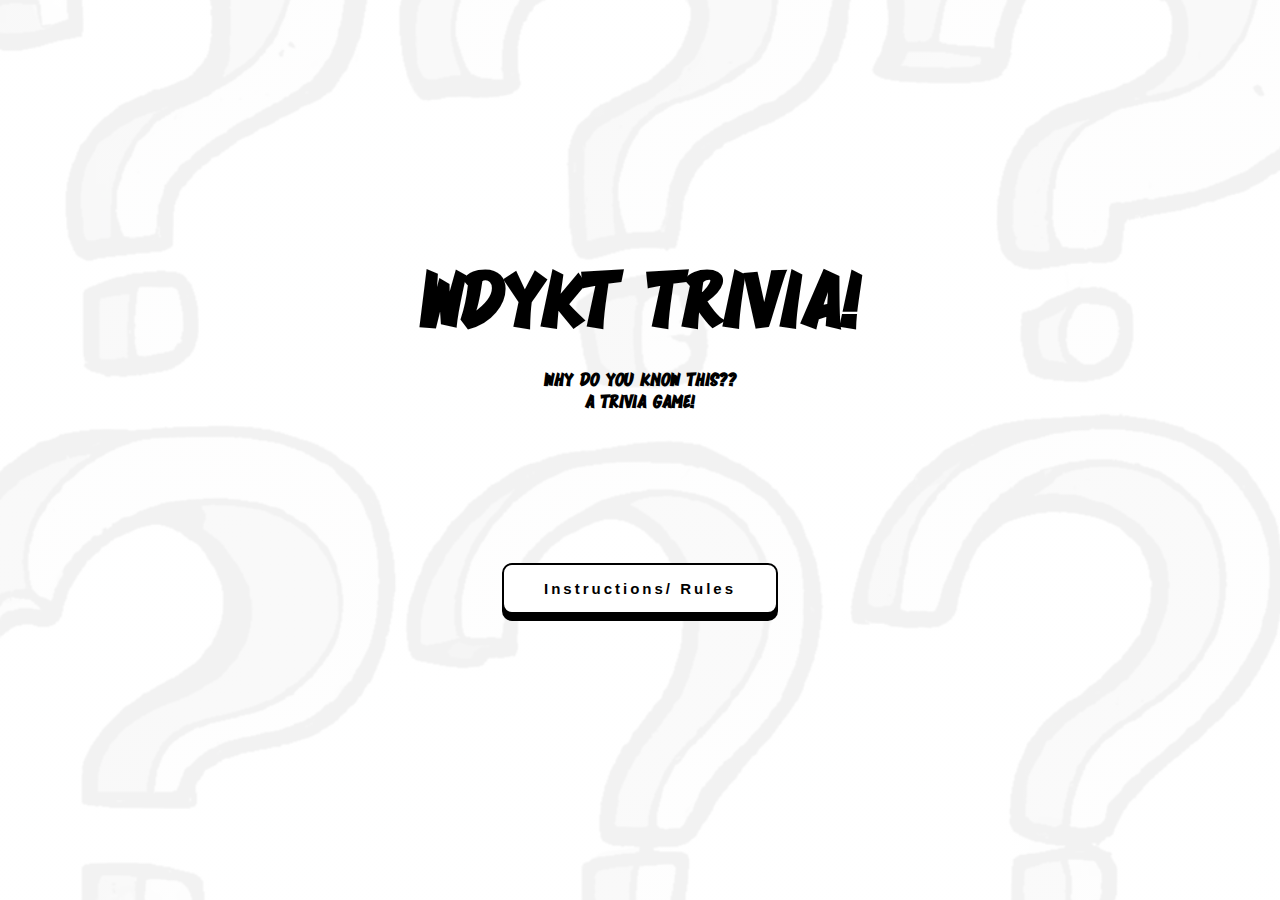
<file: index.html>
<!DOCTYPE html>
<html lang="en">
    <head>
        <meta charset="UTF-8">
        <meta name="viewport" content="width=device-width, initial-scale=1.0">
        <title>WDYKT Trivia Homepage</title>
        <link rel="stylesheet" href="styles.css">
    </head>
    <body class="index-body">
        <div class="index-content">
            <div class="index-title">
                <h1>WDYKT TRIVIA!</h1>
                <h3>Why Do You Know This?? <br>A Trivia game!</h3>
            </div>
            <div class="index-btn">           
                <button class="btn">Instructions/ Rules</button>
            </div>
        </div>
        <script src="javascript.js"></script>
    </body>
</html>
</file>
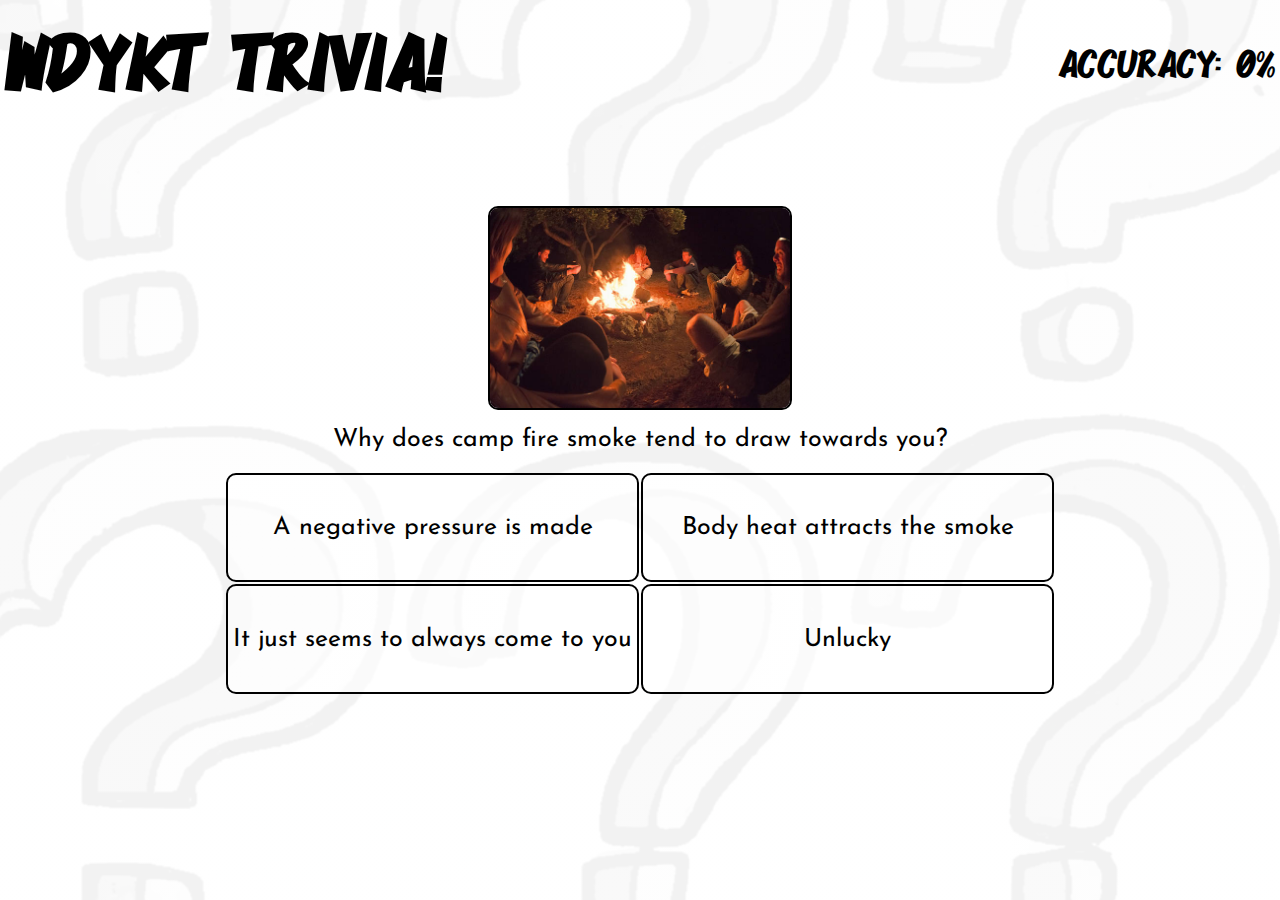
<file: game.html>
<!DOCTYPE html>
<html lang="en">
    <head>
        <meta charset="UTF-8">
        <meta name="viewport" content="width=device-width, initial-scale=1.0">
        <title>WDYKT Trivia!</title>
        <link rel="stylesheet" href="styles.css">
    </head>
    <body class="game-body">
        <div class="game-content">
            <div class="game-title">
                <h1>WDYKT TRIVIA!</h1>
                <p class="accuracy-percentage">Accuracy: 0%</p>
            </div>
            <div class="game-question-wrapper">
                <div class="question active">
                    <img class="img" src="images/camp.jpg" alt="People around a campfire">
                    <p class="text">Why does camp fire smoke tend to draw towards you?</p>
                    <div class="game-answer correct">A negative pressure is made</div>
                    <div class="game-answer">Body heat attracts the smoke</div>
                    <div class="game-answer">It just seems to always come to you</div>
                    <div class="game-answer">Unlucky</div>
                </div>
                <div class="question">
                    <img class="img" src="images/veggies.jpeg" alt="Plate of mixed vegetables">
                    <p class="text">Which veggie was modified have less order and bitterness?</p>
                    <div class="game-answer">Carrots</div>
                    <div class="game-answer correct">Brussel Sprouts</div>
                    <div class="game-answer">Onions</div>
                    <div class="game-answer">Cucumbers</div>
                </div>
                <div class="question">
                    <img class="img" src="images/Gasses.jpeg" alt="Gas Cylinders">
                    <p class="text">Which gas has an addative added for smell?</p>
                    <div class="game-answer">Nitrogen</div>
                    <div class="game-answer">Steam</div>
                    <div class="game-answer correct" >Natural Gas</div>
                    <div class="game-answer">Carbon monoxide</div>
                </div>
                <div class="question">
                    <img class="img" src="images/vegetables.jpeg" alt="Cruciferous vegtables">
                    <p class="text">Why are some cruciferous vegetables smelly?</p>
                    <div class="game-answer">They attract a lot of bugs when grown</div>
                    <div class="game-answer">Certain pestacides are used when they're grown</div>
                    <div class="game-answer correct">They natrually release H2S</div>
                    <div class="game-answer">The color green is stinky</div>
                </div>
                <div class="question">
                    <img class="img" src="images/retailers.jpeg" alt="Retailer logo">
                    <p class="text">Which major retailer had the least amount of supply issues during covid?</p>
                    <div class="game-answer">Walmart</div>
                    <div class="game-answer">WholeFoods</div>
                    <div class="game-answer">Target</div>
                    <div class="game-answer correct" >Amazon</div>
                </div>
                <div class="question">
                    <img class="img" src="images/chinchilla.jpeg" alt="A Chinchilla">
                    <p class="text">How many hairs per follicle do chinchillas have?</p>
                    <div class="game-answer">1-5</div>
                    <div class="game-answer">10-20</div>
                    <div class="game-answer correct">60-80</div>
                    <div class="game-answer">100-120</div>
                </div>
                <div class="question">
                    <img class="img" src="images/blue-flame.jpeg" alt="A blue flame">
                    <p class="text">Which chemical has a blue flame</p>
                    <div class="game-answer correct">Carbon Monoxide</div>
                    <div class="game-answer">Gasoline</div>
                    <div class="game-answer">Magnesium Sulfate</div>
                    <div class="game-answer">Borax</div>
                </div>

                <div class ='question' id="win">
                    <h1>You win!</h1>
                    <button class="play-again-btn btn">Play again!</button>
                </div>
                <div class ='question' id="lost">
                    <h1>You lose!</h1>
                    <div class="play-again-btn">
                        <button class="btn">Play again!</button>
                    </div>
                </div>
            </div>
            <div class="next">
                <button class="btn">Next</button>
            </div>
        </div>
        <script src="javascript.js"></script>
    </body>
</html>
</file>
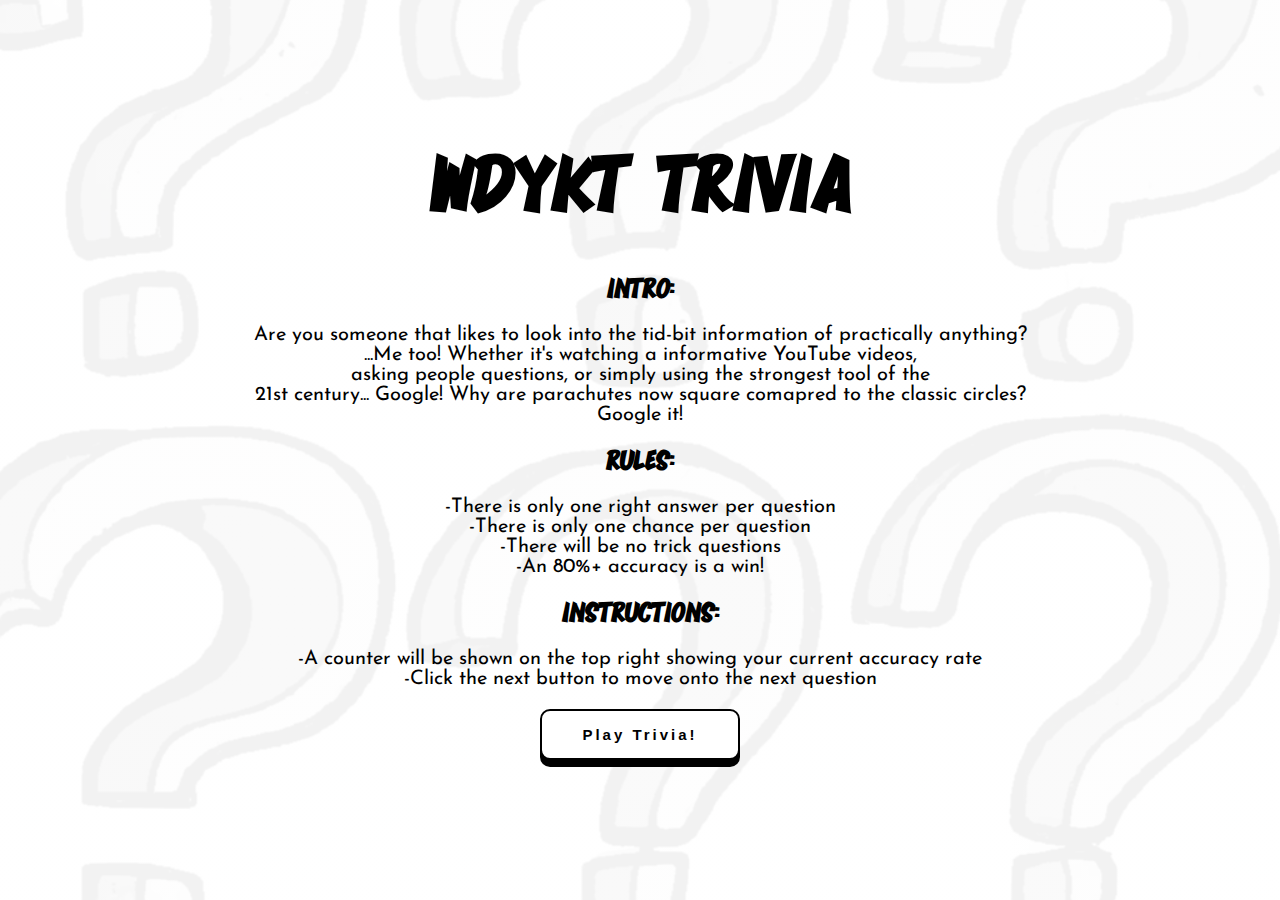
<file: instructions.html>
<!DOCTYPE html>
<html lang="en">
    <head>
        <meta charset="UTF-8">
        <meta name="viewport" content="width=device-width, initial-scale=1.0">
        <title>Instructions</title>
        <link rel="stylesheet" href="styles.css">
    </head>
    <body class="inst-body">
        <div class='inst-content'>
            <div class="inst-title">
                <h1>WDYKT Trivia</h1>
            </div>
            <div class="inst-main">
                <h2>
                    Intro:
                </h2>
                <p>
                    Are you someone that likes to look into the tid-bit information of practically anything?<br>
                    ...Me too! Whether it's watching a informative YouTube videos,<br>
                    asking people questions, or simply using the strongest tool of the<br> 
                    21st century... Google! Why are parachutes now square comapred to the classic circles?<br>
                     Google it!  
                </p>
                <h2>
                    Rules:
                </h2>
                <ul>
                    <li>-There is only one right answer per question</li>
                    <li>-There is only one chance per question</li>
                    <li>-There will be no trick questions</li>
                    <li>-An 80%+ accuracy is a win!</li>
                </ul>
                <h2>
                    Instructions:
                </h2>
                <ul>
                    <li>-A counter will be shown on the top right showing your current accuracy rate</li>
                    <li>-Click the next button to move onto the next question</li>
                </ul>
            </div>
            <div class="inst-btn">           
                <button class="btn">Play Trivia!</button>
            </div>
        </div>
        <script src="javascript.js"></script>
    </body>
</html>
</file>
<file: styles.css>
@import url('https://fonts.googleapis.com/css2?family=Josefin+Sans&display=swap');
@font-face{
    font-family: 'funky';
    src: url('fonts/trivia-game-font-collection/blomberg-84442/Blomberg-8MKKZ.otf')
}
* {
margin: 0;
padding: 0;
}
html, body {
    height: 100%;
}
.index-body, .inst-body, .game-body{
    background-size: cover;
    background-image: 
    linear-gradient( rgba(255,255,255, .95),rgba(255,255,255, .95) ),
    url('images/dall.e\ question\ mark.png');
    height: 100%;
}

.index-title h1 {
    font-size: 5em;
    padding: 20px;
}
.index-content, .inst-content, .game-question-wrapper,.game-answer{
    display: flex;
    justify-content: center;
    align-items: center;
    flex-direction: column;
    text-align: center;
}
.index-content, .inst-content{
    height: 100%;
}
.index-title {
    padding: 50px;
    transform: translateY(-100px);
    font-family: 'funky', sans-serif;
}

.btn {
    padding: 15px 40px;
    border-radius: 10px;
    border: 2px black solid;
    background-color: white;
    transition: all .2s ease;
    box-shadow: black 0px 7px 0px 0px;
    font-size: 15px;
    letter-spacing: 3px;
    font-weight: bold;
}
.btn:hover {
    box-shadow: black 0px 4px 0px 0px;
    cursor: pointer;
    transform: scale(.95);
}
.inst-title {
    font-family: 'funky', sans-serif;
    font-size: 40px;
    padding: 20px;
}
.inst-main{
    font-family: 'Josefin Sans', 'sans-setif';
    font-size: 20px;
}
.inst-main h2 {
    padding: 20px;
    font-family: 'funky', sans-serif;
    font-size: 28px;
}
.inst-main ul {
    list-style-type: none;
}
.inst-btn {
    margin: 20px;
}
.game-content {
    height: 100%;
    display: grid;
    grid-template-columns: 1fr;
    grid-template-rows: .3fr .9fr .3fr;
    grid-template-areas: 
    "title"
    "game-question-wrapper"
    "next";
}

.game-title {
    grid-area: title;
    font-family: 'funky', sans-serif;
    display: flex;
    justify-content:space-between;
    align-items: center;
    font-size: 40px;
    margin: 20px 5px auto 5px;

}
.game-question-wrapper {
    grid-area: game-question-wrapper;
}
.game-answer{
    flex-flow: column;
    padding: 5px;
    border: 2px solid black;
    background-color: rgba(255, 255, 255, .6);
    border-radius: 10px;
    transition: all .2s ease;
}
.game-answer:hover{
    transform: scale(.95);
    box-shadow:  black 0px 4px 0px 0px;
    cursor: pointer;
}
#answer1 {
    grid-area: answer1;
}
#answer2 {
    grid-area: answer2;
}
#answer3 {
    grid-area: answer3;
}
#answer4 {
    grid-area: answer4;
}
.next {
    grid-area: next;
}
.question {
    grid-area: question;
    display: none;
    font-family: 'josefin sans', sans-serif;
    font-size: 25px;
}
.outcome {
    display: flex;
    align-items: center;
    justify-content: center;
    flex-direction: column;
    gap: 20px;
    font-family: 'funky', sans-serif;
    font-size: 30px;
}
.img {
    grid-area: img;
    height: 200px;
    width: 300px;
    border-radius: 10px;
    border: 2px black solid;
    display: block;
    object-fit: cover;
    margin: auto auto 15px auto;
}
.text {
    grid-area: text;
    text-align: center;
}
.active {
    display: grid;
    grid-gap: 2px;
    margin: 5px;
    text-align: center;
    grid-template-columns: 1fr 1fr;
    grid-template-rows: 1fr .2fr .5fr .5fr;
    grid-template-areas: 
    "img img "
    'text text'
    "answer1 answer2"
    "answer3 answer4";
}
.next {
    text-align: center;
    display: none;
    transform: translateY(30px);

}
.score {
    position: absolute;
    top: 30px;
    right: 50px;
}
@media(max-width: 620px) {
    .inst-title, .game-title {
        font-size: 20px;
    }
    .inst-main {
        padding: 10px;
        font-size: 17px;
    }
}
</file>
